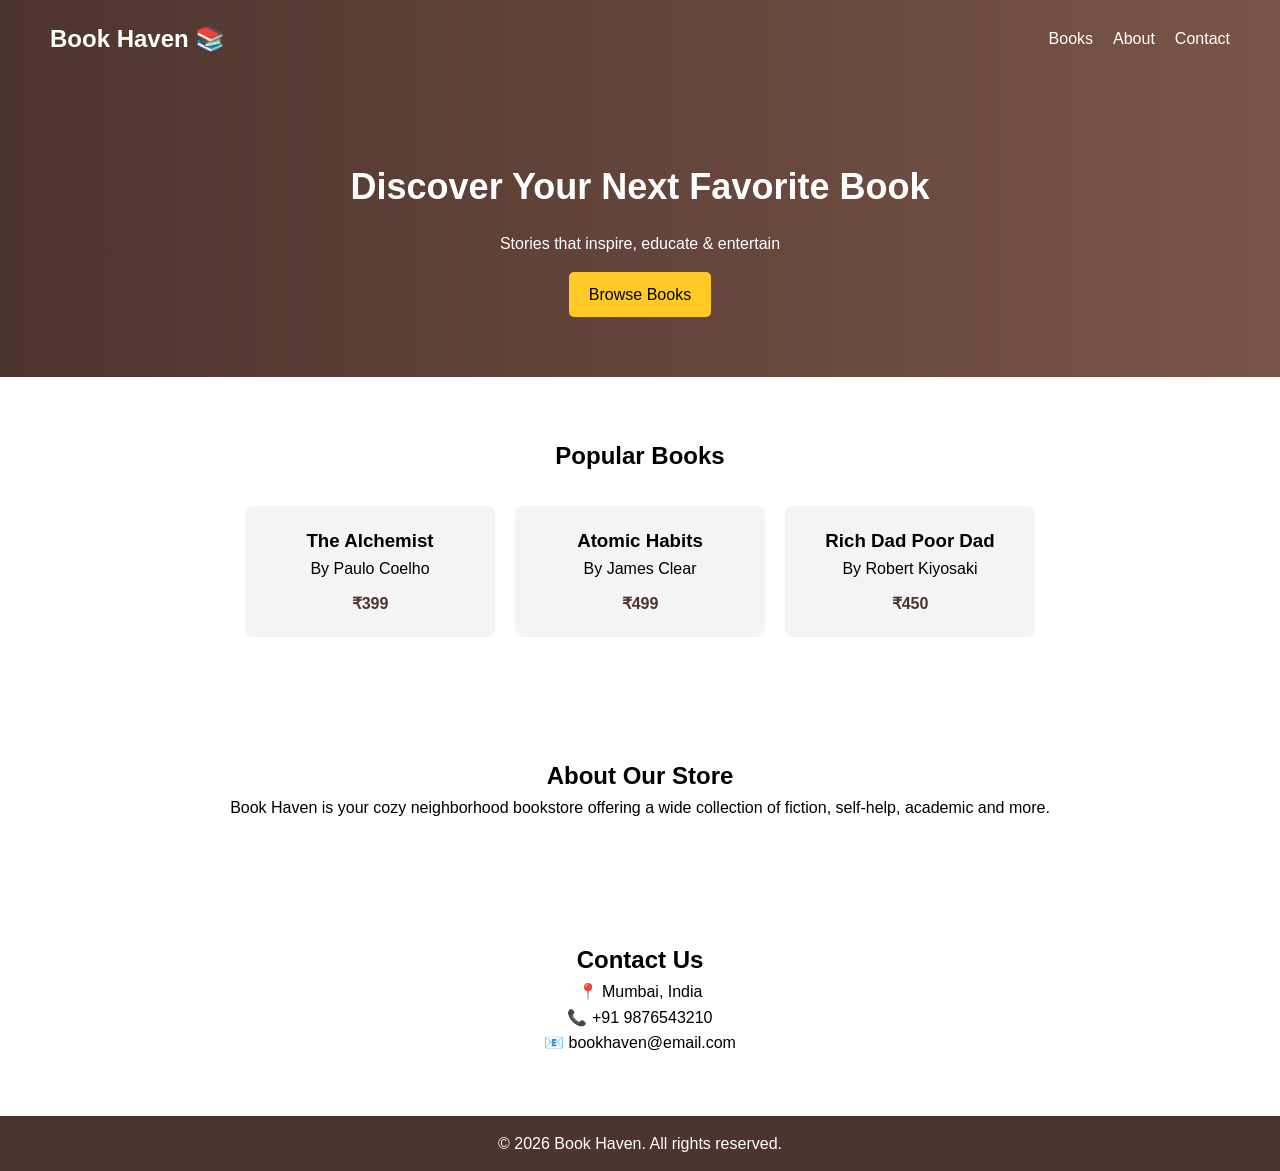
<file: bookshop/index.html>
<!DOCTYPE html>
<html lang="en">
<head>
    <meta charset="UTF-8">
    <title>Book Haven</title>
    <link rel="stylesheet" href="style.css">
</head>
<body>

    <header>
        <nav>
            <h2 class="logo">Book Haven 📚</h2>
            <ul>
                <li><a href="#books">Books</a></li>
                <li><a href="#about">About</a></li>
                <li><a href="#contact">Contact</a></li>
            </ul>
        </nav>

        <div class="hero">
            <h1>Discover Your Next Favorite Book</h1>
            <p>Stories that inspire, educate & entertain</p>
            <a href="#books" class="btn">Browse Books</a>
        </div>
    </header>

    <section id="books">
        <h2>Popular Books</h2>
        <div class="book-container">

            <div class="book-card">
                <h3>The Alchemist</h3>
                <p>By Paulo Coelho</p>
                <span>₹399</span>
            </div>

            <div class="book-card">
                <h3>Atomic Habits</h3>
                <p>By James Clear</p>
                <span>₹499</span>
            </div>

            <div class="book-card">
                <h3>Rich Dad Poor Dad</h3>
                <p>By Robert Kiyosaki</p>
                <span>₹450</span>
            </div>

        </div>
    </section>

    <section id="about">
        <h2>About Our Store</h2>
        <p>
            Book Haven is your cozy neighborhood bookstore offering 
            a wide collection of fiction, self-help, academic and more.
        </p>
    </section>

    <section id="contact">
        <h2>Contact Us</h2>
        <p>📍 Mumbai, India</p>
        <p>📞 +91 9876543210</p>
        <p>📧 bookhaven@email.com</p>
    </section>

    <footer>
        <p>© 2026 Book Haven. All rights reserved.</p>
    </footer>

</body>
</html>
</file>
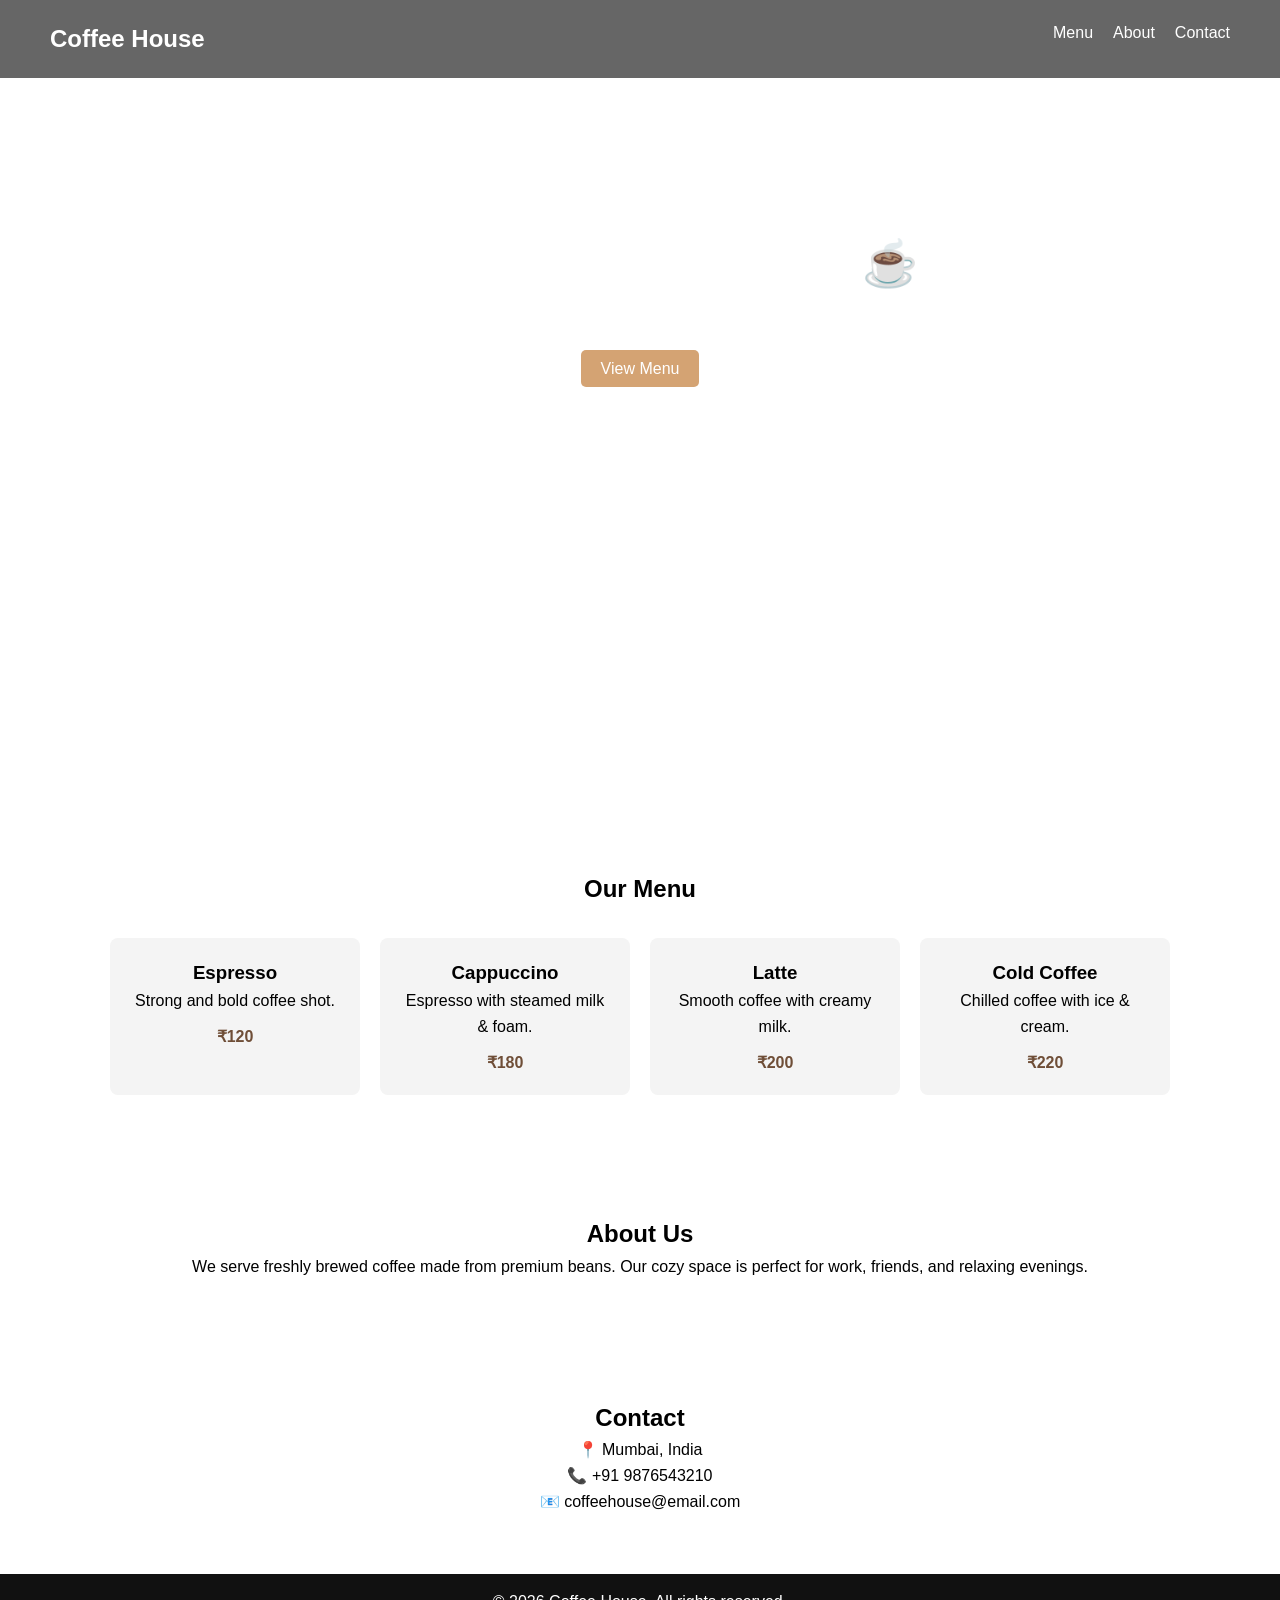
<file: coffeeshop/index.html>
<!DOCTYPE html>
<html lang="en">
<head>
    <meta charset="UTF-8">
    <title>Coffee House</title>
    <link rel="stylesheet" href="style.css">
</head>
<body>

    <header>
        <nav>
            <h2 class="logo">Coffee House</h2>
            <ul>
                <li><a href="#menu">Menu</a></li>
                <li><a href="#about">About</a></li>
                <li><a href="#contact">Contact</a></li>
            </ul>
        </nav>

        <div class="hero">
            <h1>Fresh Coffee Everyday ☕</h1>
            <p>Start your day with the perfect brew</p>
            <a href="#menu" class="btn">View Menu</a>
        </div>
    </header>

    <section id="menu">
        <h2>Our Menu</h2>
        <div class="menu-container">
            <div class="menu-item">
                <h3>Espresso</h3>
                <p>Strong and bold coffee shot.</p>
                <span>₹120</span>
            </div>

            <div class="menu-item">
                <h3>Cappuccino</h3>
                <p>Espresso with steamed milk & foam.</p>
                <span>₹180</span>
            </div>

            <div class="menu-item">
                <h3>Latte</h3>
                <p>Smooth coffee with creamy milk.</p>
                <span>₹200</span>
            </div>

            <div class="menu-item">
                <h3>Cold Coffee</h3>
                <p>Chilled coffee with ice & cream.</p>
                <span>₹220</span>
            </div>
        </div>
    </section>

    <section id="about">
        <h2>About Us</h2>
        <p>
            We serve freshly brewed coffee made from premium beans.
            Our cozy space is perfect for work, friends, and relaxing evenings.
        </p>
    </section>

    <section id="contact">
        <h2>Contact</h2>
        <p>📍 Mumbai, India</p>
        <p>📞 +91 9876543210</p>
        <p>📧 coffeehouse@email.com</p>
    </section>

    <footer>
        <p>© 2026 Coffee House. All rights reserved.</p>
    </footer>

</body>
</html>
</file>
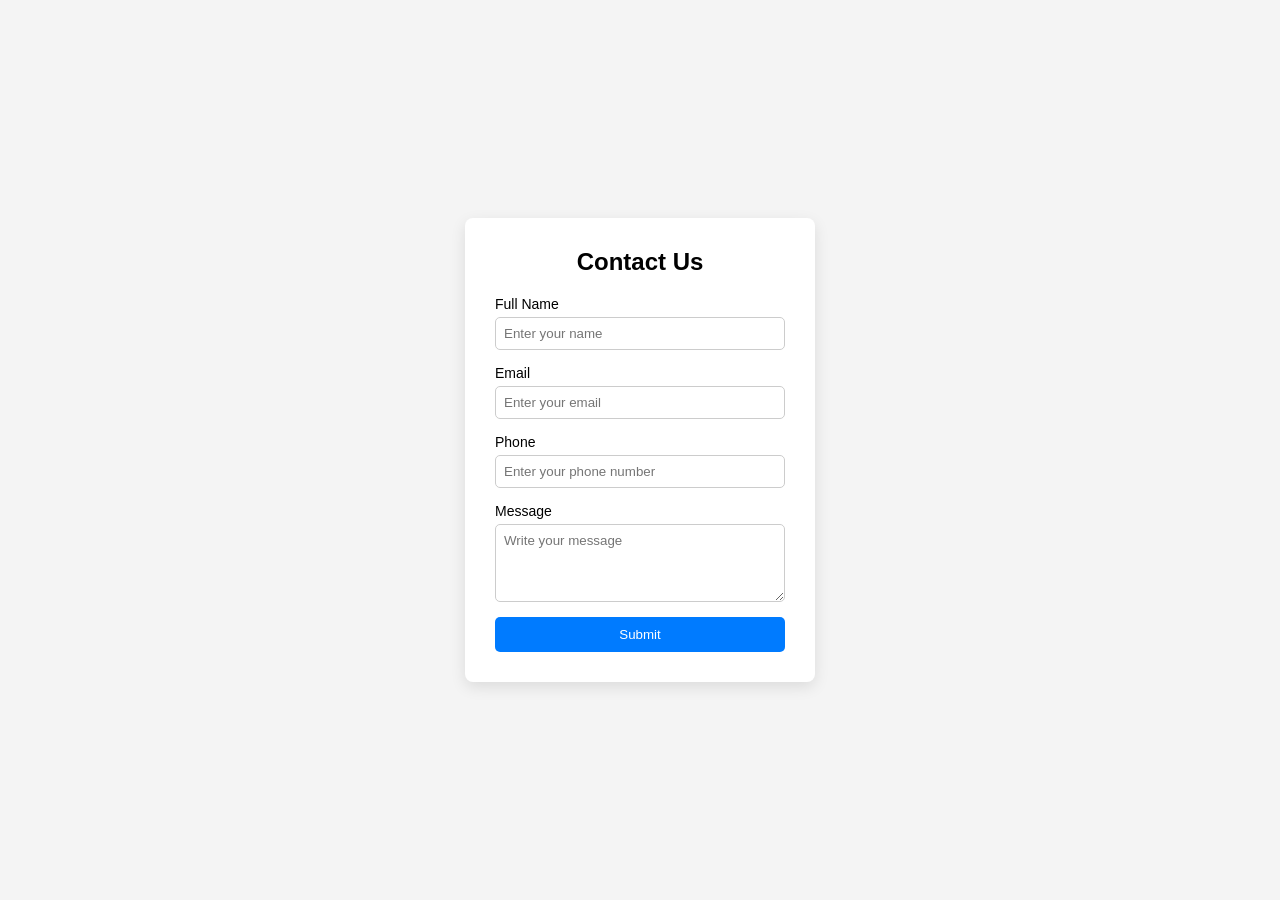
<file: forms/index.html>
<!DOCTYPE html>
<html lang="en">
<head>
    <meta charset="UTF-8">
    <title>Contact Form</title>
    <link rel="stylesheet" href="style.css">
</head>
<body>

    <div class="form-container">
        <h2>Contact Us</h2>

        <form>
            <div class="input-group">
                <label>Full Name</label>
                <input type="text" placeholder="Enter your name" required>
            </div>

            <div class="input-group">
                <label>Email</label>
                <input type="email" placeholder="Enter your email" required>
            </div>

            <div class="input-group">
                <label>Phone</label>
                <input type="tel" placeholder="Enter your phone number">
            </div>

            <div class="input-group">
                <label>Message</label>
                <textarea rows="4" placeholder="Write your message"></textarea>
            </div>

            <button type="submit">Submit</button>
        </form>
    </div>

</body>
</html>
</file>
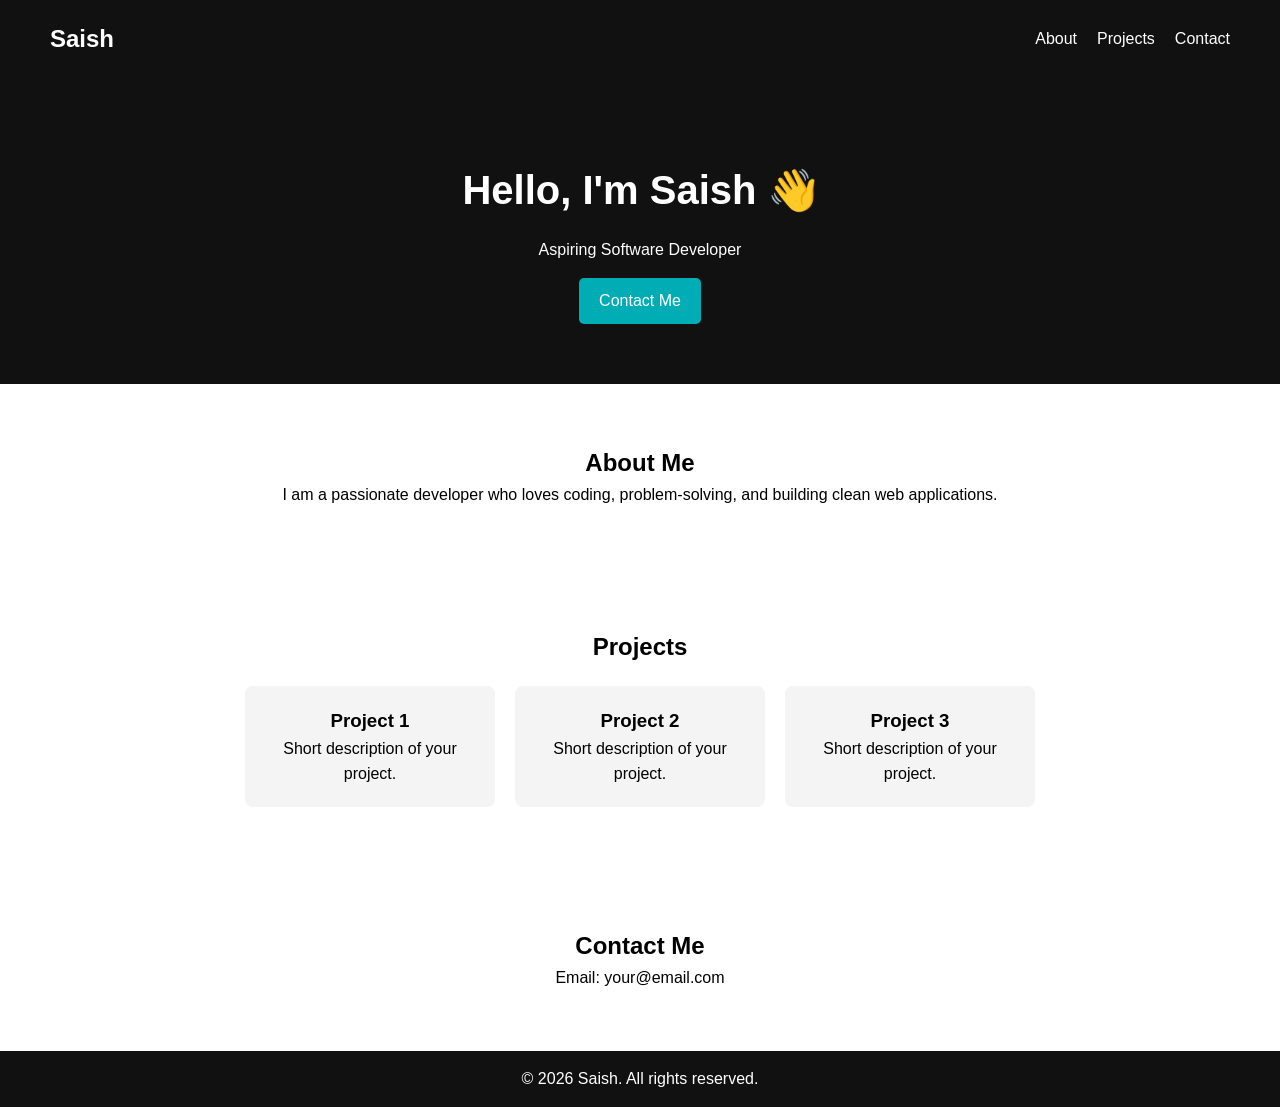
<file: portfolio/index.html>
<!DOCTYPE html>
<html lang="en">
<head>
    <meta charset="UTF-8">
    <title>My Portfolio</title>
    <link rel="stylesheet" href="style.css">
</head>
<body>

    <header>
        <nav>
            <h2 class="logo">Saish</h2>
            <ul>
                <li><a href="#about">About</a></li>
                <li><a href="#projects">Projects</a></li>
                <li><a href="#contact">Contact</a></li>
            </ul>
        </nav>

        <div class="hero">
            <h1>Hello, I'm Saish 👋</h1>
            <p>Aspiring Software Developer</p>
            <a href="#contact" class="btn">Contact Me</a>
        </div>
    </header>

    <section id="about">
        <h2>About Me</h2>
        <p>
            I am a passionate developer who loves coding, problem-solving, 
            and building clean web applications.
        </p>
    </section>

    <section id="projects">
        <h2>Projects</h2>
        <div class="project-container">
            <div class="project-card">
                <h3>Project 1</h3>
                <p>Short description of your project.</p>
            </div>
            <div class="project-card">
                <h3>Project 2</h3>
                <p>Short description of your project.</p>
            </div>
            <div class="project-card">
                <h3>Project 3</h3>
                <p>Short description of your project.</p>
            </div>
        </div>
    </section>

    <section id="contact">
        <h2>Contact Me</h2>
        <p>Email: your@email.com</p>
    </section>

    <footer>
        <p>© 2026 Saish. All rights reserved.</p>
    </footer>

</body>
</html>
</file>
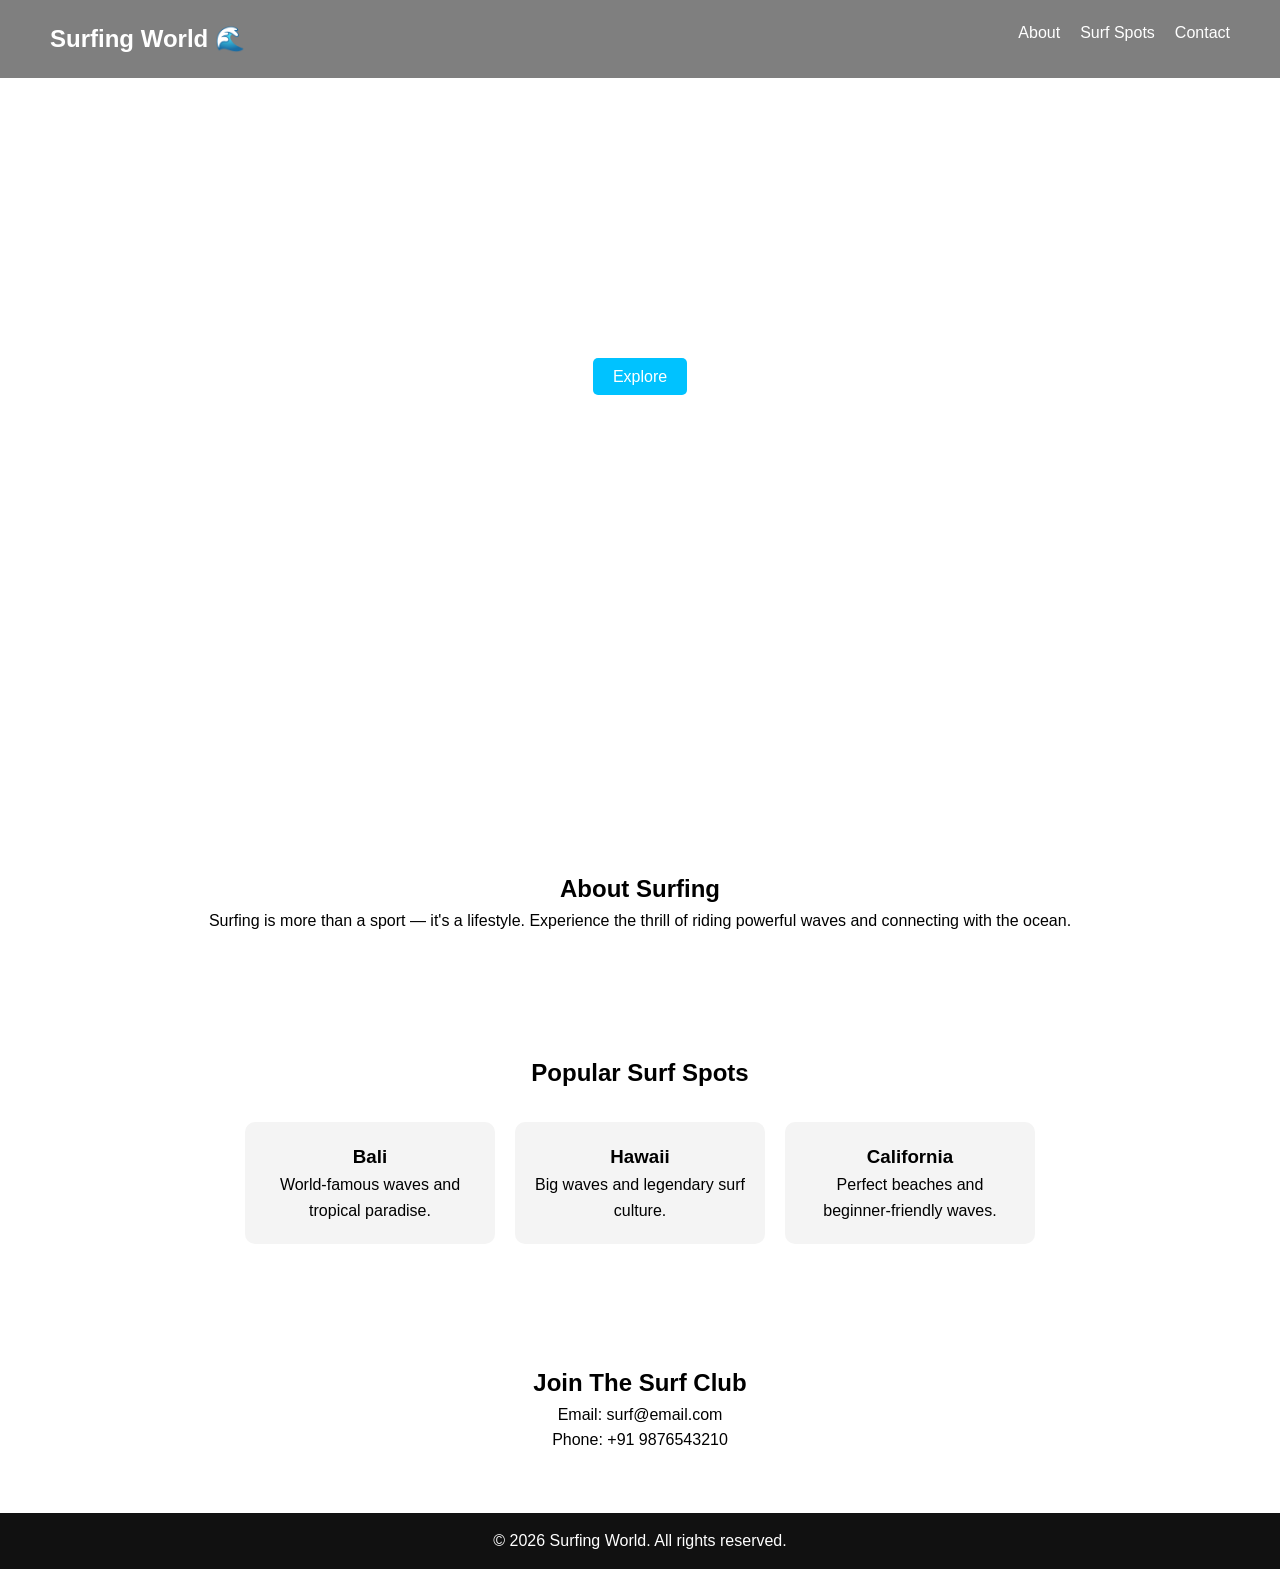
<file: surfing/index.html>
<!DOCTYPE html>
<html lang="en">
<head>
    <meta charset="UTF-8">
    <title>Surfing World</title>
    <link rel="stylesheet" href="style.css">
</head>
<body>

    <header>
        <nav>
            <h2 class="logo">Surfing World 🌊</h2>
            <ul>
                <li><a href="#about">About</a></li>
                <li><a href="#spots">Surf Spots</a></li>
                <li><a href="#contact">Contact</a></li>
            </ul>
        </nav>

        <div class="hero">
            <h1>Ride The Waves</h1>
            <p>Feel the ocean. Live the adventure.</p>
            <a href="#spots" class="btn">Explore</a>
        </div>
    </header>

    <section id="about">
        <h2>About Surfing</h2>
        <p>
            Surfing is more than a sport — it's a lifestyle. 
            Experience the thrill of riding powerful waves 
            and connecting with the ocean.
        </p>
    </section>

    <section id="spots">
        <h2>Popular Surf Spots</h2>
        <div class="spot-container">
            <div class="card">
                <h3>Bali</h3>
                <p>World-famous waves and tropical paradise.</p>
            </div>

            <div class="card">
                <h3>Hawaii</h3>
                <p>Big waves and legendary surf culture.</p>
            </div>

            <div class="card">
                <h3>California</h3>
                <p>Perfect beaches and beginner-friendly waves.</p>
            </div>
        </div>
    </section>

    <section id="contact">
        <h2>Join The Surf Club</h2>
        <p>Email: surf@email.com</p>
        <p>Phone: +91 9876543210</p>
    </section>

    <footer>
        <p>© 2026 Surfing World. All rights reserved.</p>
    </footer>

</body>
</html>
</file>
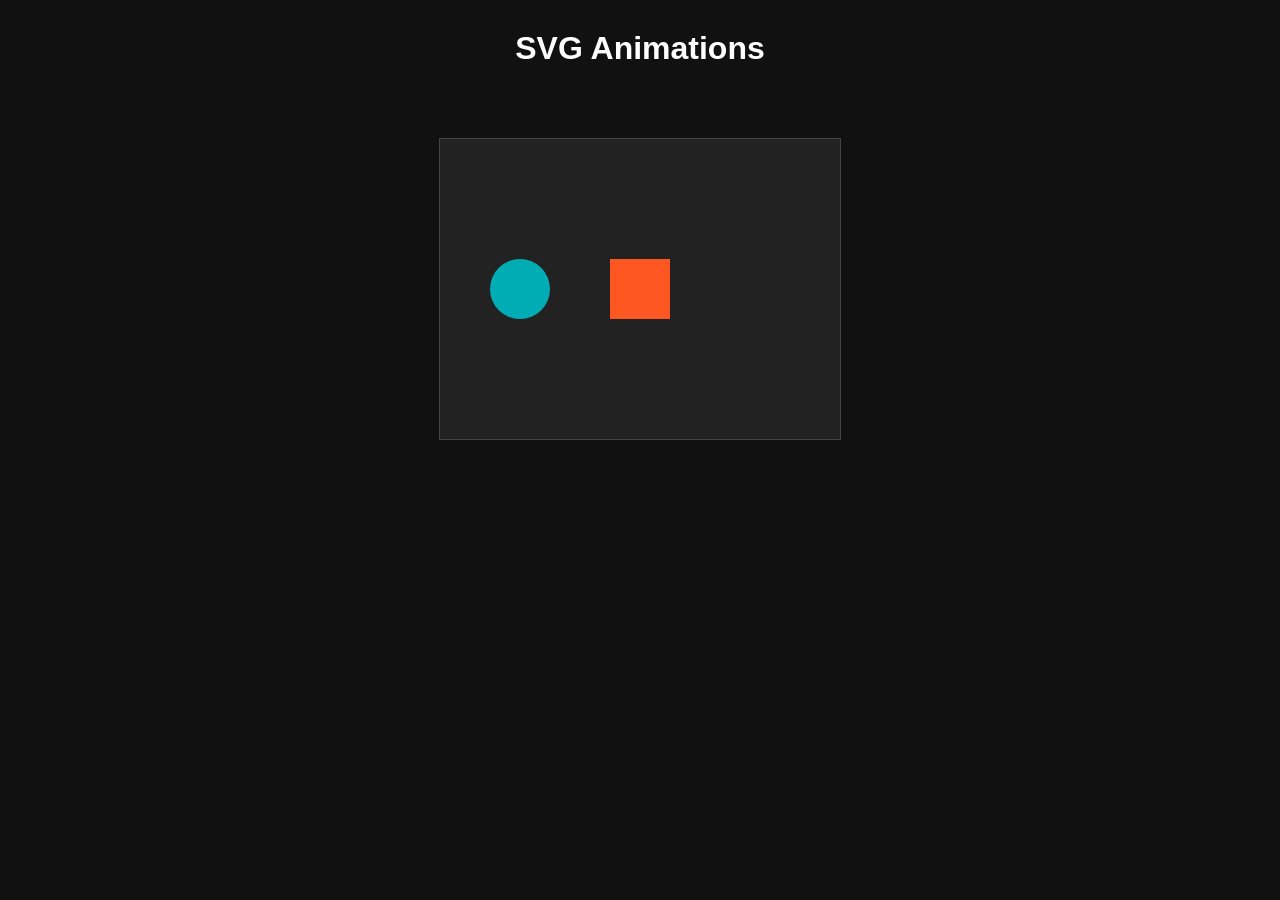
<file: svgs/index.html>
<!DOCTYPE html>
<html lang="en">
<head>
    <meta charset="UTF-8">
    <title>SVG Animations</title>
    <link rel="stylesheet" href="style.css">
</head>
<body>

    <h1>SVG Animations</h1>

    <svg width="400" height="300" viewBox="0 0 400 300">

        <!-- Animated Circle -->
        <circle cx="80" cy="150" r="30" class="circle"/>

        <!-- Rotating Square -->
        <rect x="170" y="120" width="60" height="60" class="square"/>

        <!-- Moving Line -->
        <line x1="300" y1="50" x2="300" y2="250" class="line"/>

    </svg>

</body>
</html>
</file>
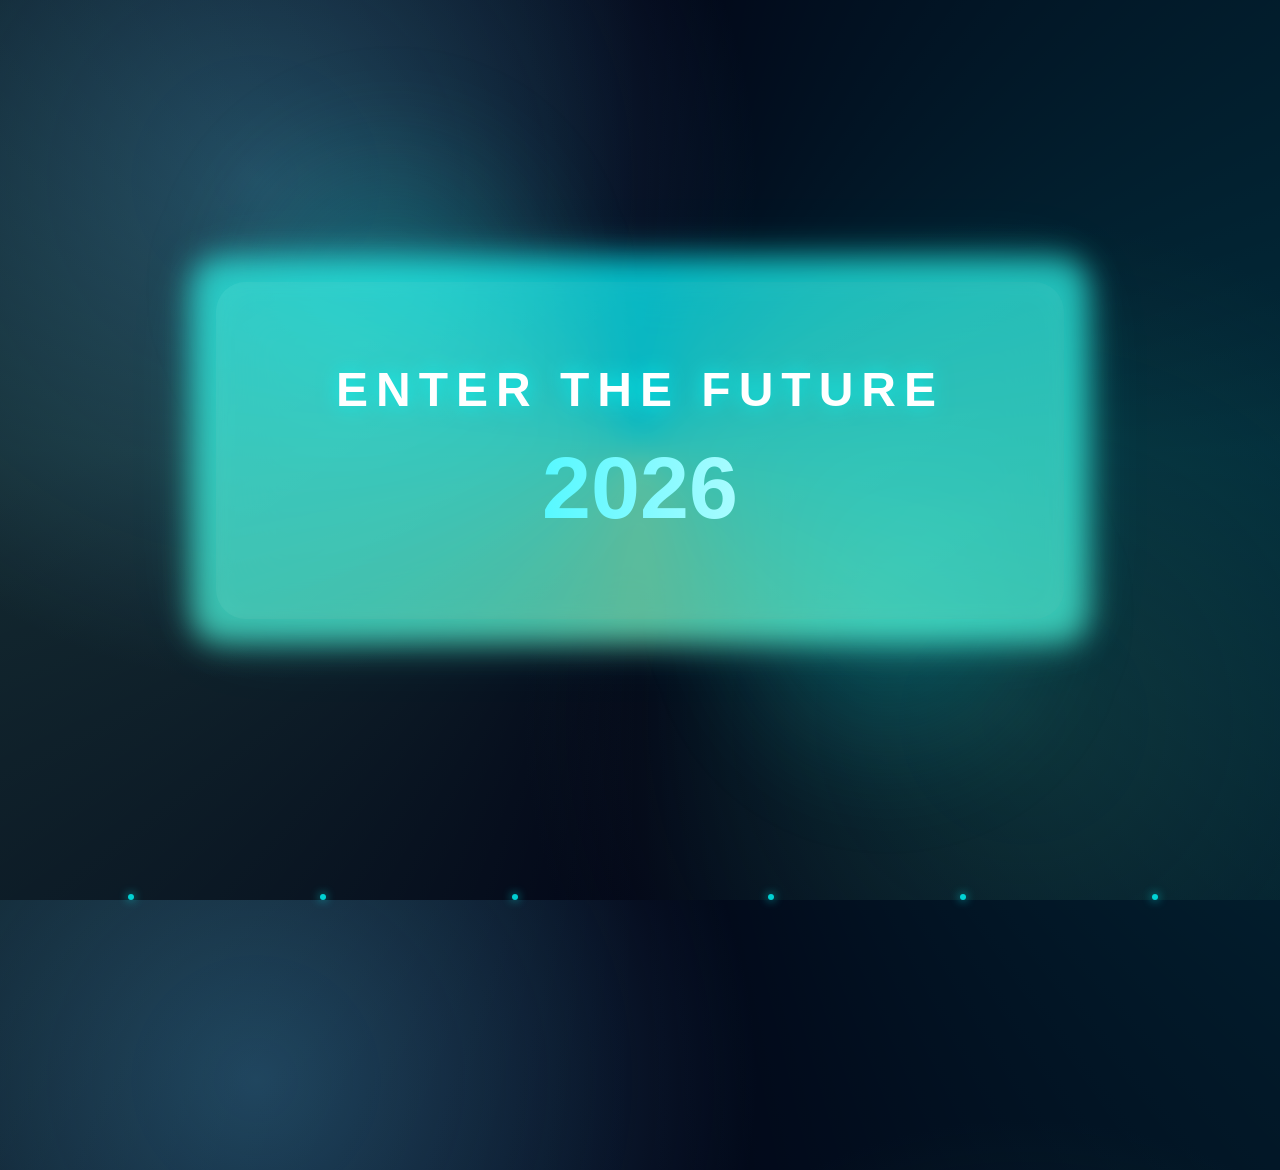
<file: canvas/canva.html>
<!DOCTYPE html>
<html lang="en">
<head>
<meta charset="UTF-8">
<title>Future Portal</title>

<style>
*{
    margin:0;
    padding:0;
    box-sizing:border-box;
    font-family:'Poppins',sans-serif;
}

body{
    height:100vh;
    display:flex;
    justify-content:center;
    align-items:center;
    background:
        radial-gradient(circle at 20% 20%, #1b3c59, transparent 40%),
        radial-gradient(circle at 80% 80%, #0f2027, transparent 40%),
        #020617;
    overflow:hidden;
    color:white;
}

/* Moving Aurora Background */
body::before{
    content:"";
    position:absolute;
    width:160%;
    height:160%;
    background: conic-gradient(
        from 0deg,
        transparent,
        rgba(0,255,255,0.15),
        transparent,
        rgba(124,255,203,0.15),
        transparent
    );
    animation: rotateBg 40s linear infinite;
}

@keyframes rotateBg{
    from{ transform:rotate(0deg);}
    to{ transform:rotate(360deg);}
}

/* Light beams */
.beam{
    position:absolute;
    width:400px;
    height:400px;
    background:radial-gradient(circle, rgba(10, 217, 217, 0.25), transparent 70%);
    filter:blur(40px);
    animation: float 12s ease-in-out infinite;
}

.beam:nth-child(1){ top:10%; left:15%; }
.beam:nth-child(2){ bottom:10%; right:15%; animation-delay:4s; }

@keyframes float{
    0%,100%{ transform:translateY(0);}
    50%{ transform:translateY(-40px);}
}

/* Glass Card */
.container{
    position:relative;
    padding:80px 120px;
    border-radius:30px;
    background:linear-gradient(145deg, rgba(255,255,255,0.12), rgba(255,255,255,0.03));
    backdrop-filter: blur(30px);
    box-shadow:
        0 0 80px rgba(0,255,255,0.25),
        inset 0 0 30px rgba(255,255,255,0.08);
    text-align:center;
    z-index:2;
    transition:.6s;
}

.container:hover{
    transform: perspective(800px) rotateX(8deg) scale(1.05);
}

/* Neon Rotating Ring */
.container::before{
    content:"";
    position:absolute;
    inset:-25px;
    border-radius:inherit;
    background:conic-gradient(#00f5ff, #7cffcb, #00f5ff);
    filter:blur(15px);
    opacity:.7;
    animation: spin 6s linear infinite;
    z-index:-1;
}

@keyframes spin{
    from{ transform:rotate(0deg);}
    to{ transform:rotate(360deg);}
}

/* Heading */
h1{
    font-size:3rem;
    letter-spacing:8px;
    margin-bottom:20px;
    text-shadow:0 0 20px rgba(0,255,255,0.7);
}

/* Animated Year Text */
h2{
    font-size:5.5rem;
    font-weight:900;
    background:linear-gradient(90deg,#00f5ff,#ffffff,#7cffcb,#00f5ff);
    background-size:300%;
    -webkit-background-clip:text;
    -webkit-text-fill-color:transparent;
    animation: shine 4s linear infinite;
}

@keyframes shine{
    from{ background-position:0%; }
    to{ background-position:300%; }
}

/* Floating Particles */
.particle{
    position:absolute;
    width:6px;
    height:6px;
    border-radius:50%;
    background:rgba(0,255,255,0.8);
    box-shadow:0 0 10px rgba(0,255,255,0.8);
    animation: move 10s linear infinite;
}

@keyframes move{
    from{
        transform:translateY(0);
        opacity:0;
    }
    50%{ opacity:1;}
    to{
        transform:translateY(-200px);
        opacity:0;
    }
}

/* Random placement */
.p1{ left:10%; bottom:0%; animation-delay:0s;}
.p2{ left:25%; bottom:0%; animation-delay:2s;}
.p3{ left:40%; bottom:0%; animation-delay:4s;}
.p4{ left:60%; bottom:0%; animation-delay:1s;}
.p5{ left:75%; bottom:0%; animation-delay:3s;}
.p6{ left:90%; bottom:0%; animation-delay:5s;}

</style>
</head>

<body>

<div class="beam"></div>
<div class="beam"></div>

<div class="container">
    <h1>ENTER THE FUTURE</h1>
    <h2>2026</h2>
</div>

<!-- Particles -->
<div class="particle p1"></div>
<div class="particle p2"></div>
<div class="particle p3"></div>
<div class="particle p4"></div>
<div class="particle p5"></div>
<div class="particle p6"></div>

</body>
</html>
</file>
<file: bookshop/style.css>
* {
    margin: 0;
    padding: 0;
    box-sizing: border-box;
    font-family: Arial, sans-serif;
}

body {
    line-height: 1.6;
}

header {
    background: linear-gradient(to right, #4e342e, #795548);
    color: white;
    padding-bottom: 60px;
}

nav {
    display: flex;
    justify-content: space-between;
    padding: 20px 50px;
    align-items: center;
}

nav ul {
    list-style: none;
    display: flex;
    gap: 20px;
}

nav a {
    color: white;
    text-decoration: none;
}

nav a:hover {
    text-decoration: underline;
}

.hero {
    text-align: center;
    margin-top: 80px;
}

.hero h1 {
    font-size: 36px;
}

.hero p {
    margin: 15px 0;
}

.btn {
    display: inline-block;
    padding: 10px 20px;
    background: #ffca28;
    color: black;
    text-decoration: none;
    border-radius: 5px;
}

.btn:hover {
    background: #ffb300;
}

section {
    padding: 60px 20px;
    text-align: center;
}

.book-container {
    display: flex;
    justify-content: center;
    gap: 20px;
    flex-wrap: wrap;
    margin-top: 30px;
}

.book-card {
    background: #f4f4f4;
    padding: 20px;
    width: 250px;
    border-radius: 8px;
}

.book-card span {
    display: block;
    margin-top: 10px;
    font-weight: bold;
    color: #4e342e;
}

footer {
    background: #4e342e;
    color: white;
    text-align: center;
    padding: 15px;
}

/* Responsive */
@media(max-width: 768px) {
    nav {
        flex-direction: column;
        gap: 10px;
        text-align: center;
    }

    .hero h1 {
        font-size: 26px;
    }
}
</file>
<file: coffeeshop/style.css>
* {
    margin: 0;
    padding: 0;
    box-sizing: border-box;
    font-family: Arial, sans-serif;
}

body {
    line-height: 1.6;
}

header {
    background: url('https://images.unsplash.com/photo-1509042239860-f550ce710b93') no-repeat center center/cover;
    color: white;
    height: 90vh;
}

nav {
    display: flex;
    justify-content: space-between;
    padding: 20px 50px;
    background: rgba(0, 0, 0, 0.6);
}

nav ul {
    list-style: none;
    display: flex;
    gap: 20px;
}

nav a {
    color: white;
    text-decoration: none;
}

nav a:hover {
    color: #d4a373;
}

.hero {
    text-align: center;
    margin-top: 150px;
}

.hero h1 {
    font-size: 45px;
}

.hero p {
    margin: 15px 0;
}

.btn {
    padding: 10px 20px;
    background: #d4a373;
    color: white;
    text-decoration: none;
    border-radius: 5px;
}

.btn:hover {
    background: #b07d4f;
}

section {
    padding: 60px 20px;
    text-align: center;
}

.menu-container {
    display: flex;
    justify-content: center;
    gap: 20px;
    flex-wrap: wrap;
    margin-top: 30px;
}

.menu-item {
    background: #f4f4f4;
    padding: 20px;
    width: 250px;
    border-radius: 8px;
}

.menu-item span {
    display: block;
    margin-top: 10px;
    font-weight: bold;
    color: #6f4e37;
}

footer {
    background: #111;
    color: white;
    text-align: center;
    padding: 15px;
}

/* Responsive */
@media(max-width: 768px) {
    nav {
        flex-direction: column;
        gap: 10px;
        text-align: center;
    }

    .hero h1 {
        font-size: 30px;
    }
}
</file>
<file: forms/style.css>
* {
    margin: 0;
    padding: 0;
    box-sizing: border-box;
    font-family: Arial, sans-serif;
}

body {
    background: #f4f4f4;
    display: flex;
    justify-content: center;
    align-items: center;
    height: 100vh;
}

.form-container {
    background: white;
    padding: 30px;
    width: 350px;
    border-radius: 8px;
    box-shadow: 0 5px 15px rgba(0,0,0,0.1);
}

h2 {
    text-align: center;
    margin-bottom: 20px;
}

.input-group {
    margin-bottom: 15px;
    display: flex;
    flex-direction: column;
}

label {
    margin-bottom: 5px;
    font-size: 14px;
}

input, textarea {
    padding: 8px;
    border: 1px solid #ccc;
    border-radius: 5px;
}

input:focus, textarea:focus {
    outline: none;
    border-color: #007bff;
}

button {
    width: 100%;
    padding: 10px;
    background: #007bff;
    color: white;
    border: none;
    border-radius: 5px;
    cursor: pointer;
}

button:hover {
    background: #0056b3;
}
</file>
<file: portfolio/style.css>
* {
    margin: 0;
    padding: 0;
    box-sizing: border-box;
    font-family: Arial, sans-serif;
}

body {
    line-height: 1.6;
}

header {
    background: #111;
    color: white;
    padding-bottom: 60px;
}

nav {
    display: flex;
    justify-content: space-between;
    padding: 20px 50px;
    align-items: center;
}

nav ul {
    list-style: none;
    display: flex;
    gap: 20px;
}

nav a {
    color: white;
    text-decoration: none;
}

nav a:hover {
    color: #00adb5;
}

.hero {
    text-align: center;
    margin-top: 80px;
}

.hero h1 {
    font-size: 40px;
}

.hero p {
    margin: 15px 0;
}

.btn {
    display: inline-block;
    padding: 10px 20px;
    background: #00adb5;
    color: white;
    text-decoration: none;
    border-radius: 5px;
}

.btn:hover {
    background: #007b83;
}

section {
    padding: 60px 20px;
    text-align: center;
}

.project-container {
    display: flex;
    justify-content: center;
    gap: 20px;
    flex-wrap: wrap;
    margin-top: 20px;
}

.project-card {
    background: #f4f4f4;
    padding: 20px;
    width: 250px;
    border-radius: 8px;
}

footer {
    background: #111;
    color: white;
    text-align: center;
    padding: 15px;
}

/* Responsive */
@media(max-width: 768px) {
    nav {
        flex-direction: column;
        gap: 15px;
    }

    .hero h1 {
        font-size: 28px;
    }
}
</file>
<file: surfing/style.css>
* {
    margin: 0;
    padding: 0;
    box-sizing: border-box;
    font-family: Arial, sans-serif;
}

body {
    line-height: 1.6;
}

header {
    background: url('https://images.unsplash.com/photo-1507525428034-b723cf961d3e') no-repeat center center/cover;
    height: 90vh;
    color: white;
}

nav {
    display: flex;
    justify-content: space-between;
    padding: 20px 50px;
    background: rgba(0, 0, 0, 0.5);
}

nav ul {
    list-style: none;
    display: flex;
    gap: 20px;
}

nav a {
    color: white;
    text-decoration: none;
}

nav a:hover {
    color: #00c2ff;
}

.hero {
    text-align: center;
    margin-top: 150px;
}

.hero h1 {
    font-size: 50px;
}

.hero p {
    margin: 15px 0;
}

.btn {
    padding: 10px 20px;
    background: #00c2ff;
    color: white;
    text-decoration: none;
    border-radius: 5px;
}

.btn:hover {
    background: #0099cc;
}

section {
    padding: 60px 20px;
    text-align: center;
}

.spot-container {
    display: flex;
    justify-content: center;
    gap: 20px;
    flex-wrap: wrap;
    margin-top: 30px;
}

.card {
    background: #f4f4f4;
    padding: 20px;
    width: 250px;
    border-radius: 10px;
}

footer {
    background: #111;
    color: white;
    text-align: center;
    padding: 15px;
}

/* Responsive */
@media(max-width: 768px) {
    nav {
        flex-direction: column;
        gap: 10px;
        text-align: center;
    }

    .hero h1 {
        font-size: 30px;
    }
}
</file>
<file: svgs/style.css>
body {
    text-align: center;
    font-family: Arial, sans-serif;
    background: #111;
    color: white;
}

h1 {
    margin-top: 30px;
}

svg {
    margin-top: 50px;
    border: 1px solid #444;
    background: #222;
}

/* Circle Bounce */
.circle {
    fill: #00adb5;
    animation: bounce 1.5s infinite alternate;
}

@keyframes bounce {
    from { transform: translateY(0px); }
    to { transform: translateY(-80px); }
}

/* Rotating Square */
.square {
    fill: #ff5722;
    transform-origin: 200px 150px;
    animation: rotate 3s linear infinite;
}

@keyframes rotate {
    from { transform: rotate(0deg); }
    to { transform: rotate(360deg); }
}

/* Moving Line */
.line {
    stroke: #f4a261;
    stroke-width: 5;
    stroke-dasharray: 200;
    stroke-dashoffset: 200;
    animation: draw 2s linear infinite;
}

@keyframes draw {
    to { stroke-dashoffset: 0; }
}
</file>
